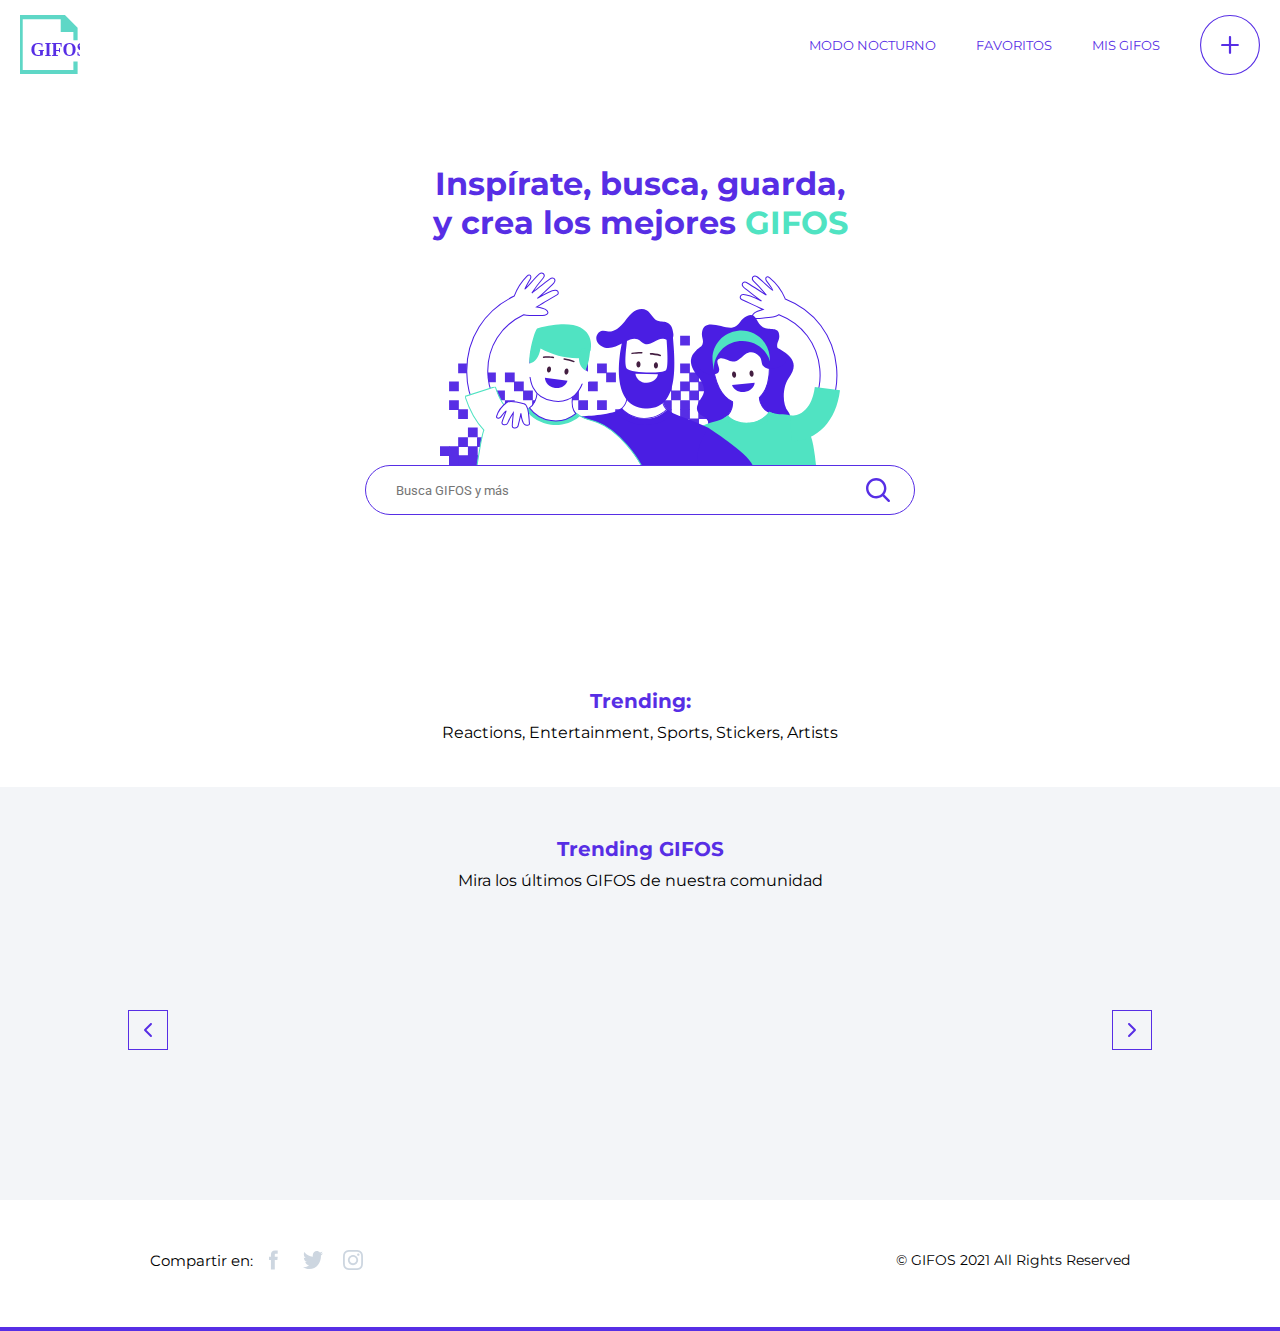
<file: index.html>
<!DOCTYPE html>
<html lang="en">
<head>
    <meta charset="UTF-8">
    <meta http-equiv="X-UA-Compatible" content="IE=edge">
    <meta name="viewport" content="width=device-width, initial-scale=1.0">
    <link rel="preconnect" href="https://fonts.gstatic.com">
    <link rel="preconnect" href="https://fonts.gstatic.com">
    <link href="https://fonts.googleapis.com/css2?family=Montserrat:wght@700&family=Roboto&display=swap" rel="stylesheet">
    <link href="https://fonts.googleapis.com/css2?family=Montserrat:wght@500&display=swap" rel="stylesheet">
    <link rel="stylesheet" href="css/styles.min.css">
    <title>GIFOS</title>
</head>
<body id="body">
    
    <hr>
    <nav id="nav-mobile">

        <a href="./index.html" class="logo-noc" id="logo-nav-mobile"></a>
        <img src="./assets/burger.svg" class="burger-nav" id="burger-nav"></img>

    </nav>

    <ul class="menu" id="menu">

        <li><a class="tapa-a" id="a-modonocturno" href="#">Modo Nocturno</a><hr></li>
        <li><a class="tapa-a" href="/favoritos.html">Favoritos</a><hr></li>
        <li><a class="tapa-a" href="/misgifos.html">Mis Gifos</a><hr></li>

    </ul>

    <nav id="nav-desktop">
        
            <a id="logo-nav-desktop" href="./index.html" class="inicio-nav">
                <div class="divlogo" id="divlogo"></div>
            </a>
        

        <div class="bar">
            <a class="a-nav" id="modo-nocturno" href="#">MODO NOCTURNO</a>
            <a class="a-nav" href="./favoritos.html">FAVORITOS</a>
            <a class="a-nav" href="./misgifos.html">MIS GIFOS</a>
            <a href="./creargifo.html"><div id="btn-crear"></div></a>

            
            
        </div>

    </nav>


    <section class="index-main">

        <h1 id="titulo">Inspírate, busca, guarda, y crea los mejores <span>GIFOS</span></h1>
        <img class="ilustracion-header" src="./assets/ilustra_header.svg" alt="Ilustración GIFOS">
        <div class="buscador">
            <input class="search" type="text" id="search" placeholder="Busca GIFOS y más" >
            <div class="lupa" id="lupa"></div>
            
        </div>
        
        <h2 class="palabra-buscada" id="palabra-buscada"></h2>

        <div id="sugerencias" class="sugerencias-anim">
        
        </div>

        <h3 id="h3-busqueda"></h3>
        <div class="img-search-container" id="img-search-container"></div>
        <div id="sinresultados"></div>
        <button id="boton-vermas" class="boton-vermas">VER MÁS</button>
    
        <h3>Trending:</h3>
        <p>Reactions, Entertainment, Sports, Stickers, Artists</p>

    </section>

    

    <section class="trending" id="trending">

        <h3>Trending GIFOS</h3>
        <p>Mira los últimos<br class="br-trending"> GIFOS de nuestra comunidad</p>
        
            <div class="gif-padre">
                <img src="./assets/button-slider-left.svg" alt="Atrás" id="btn-atras" class="btnpasargif">
                <div class="frena-botones">
                    <div class="gif-container" id="gifo1"></div>
                    
                </div>
                <img src="./assets/Button-Slider-right.svg" alt="Adelante" id="btn-adelante" class="btnpasargif">
            </div>

    </section>

    <footer>
        <div class="compartir">
            <p>Compartir en: </p>
            <div class="redes">
                <a id="facebook" href="#"><div></div></a>
                <a id="twitter" href="#"><div></div></a>
                <a id="instagram" href="#"><div></div></a>
            </div>
        </div>
        <p class="copy">© GIFOS 2021 All Rights Reserved</p>
    </footer>
    
    <hr>

    <script src="./js/index.js"></script>

</body>
</html>






<!-- 
<section class="trending" id="trending">

    

    

    <div class="containergifs">
        
        <img src="./assets/button-slider-left.svg" alt="Atrás" id="btn-atras" class="btnpasargif">
            
            
            
        <div class="container-gifs-fetch">
            <div class="gif-container" id="gifo1"></div>
        </div>

        <img src="./assets/Button-Slider-right.svg" alt="Adelante" id="btn-adelante">
    </div>
</section> -->
</file>
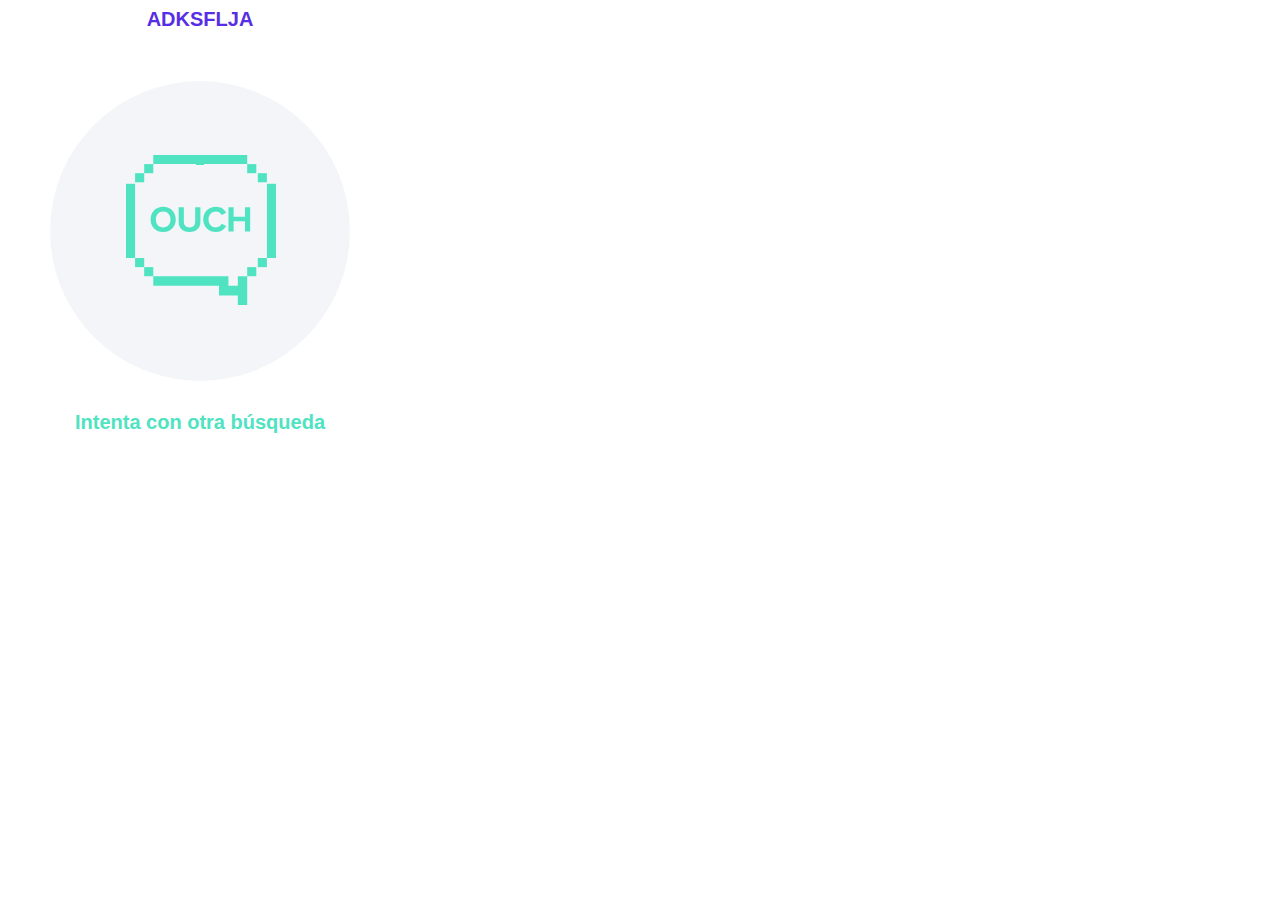
<file: asd.html>
<!DOCTYPE html>
<html lang="en">
<head>
    <meta charset="UTF-8">
    <meta http-equiv="X-UA-Compatible" content="IE=edge">
    <meta name="viewport" content="width=device-width, initial-scale=1.0">
    <link rel="stylesheet" href="css/styles.min.css">
    <title>Document</title>
</head>
<body>
    

    <div class="sinresultados">

        <h2 class="sinrh2">ADKSFLJA</h3>
        <img class="logosinresultados" src="./assets//icon-busqueda-sin-resultado.svg" alt="Sin resultados">
        <h3 class="sinrh3">Intenta con otra búsqueda</h5>

    </div>
    
</body>
</html>
</file>
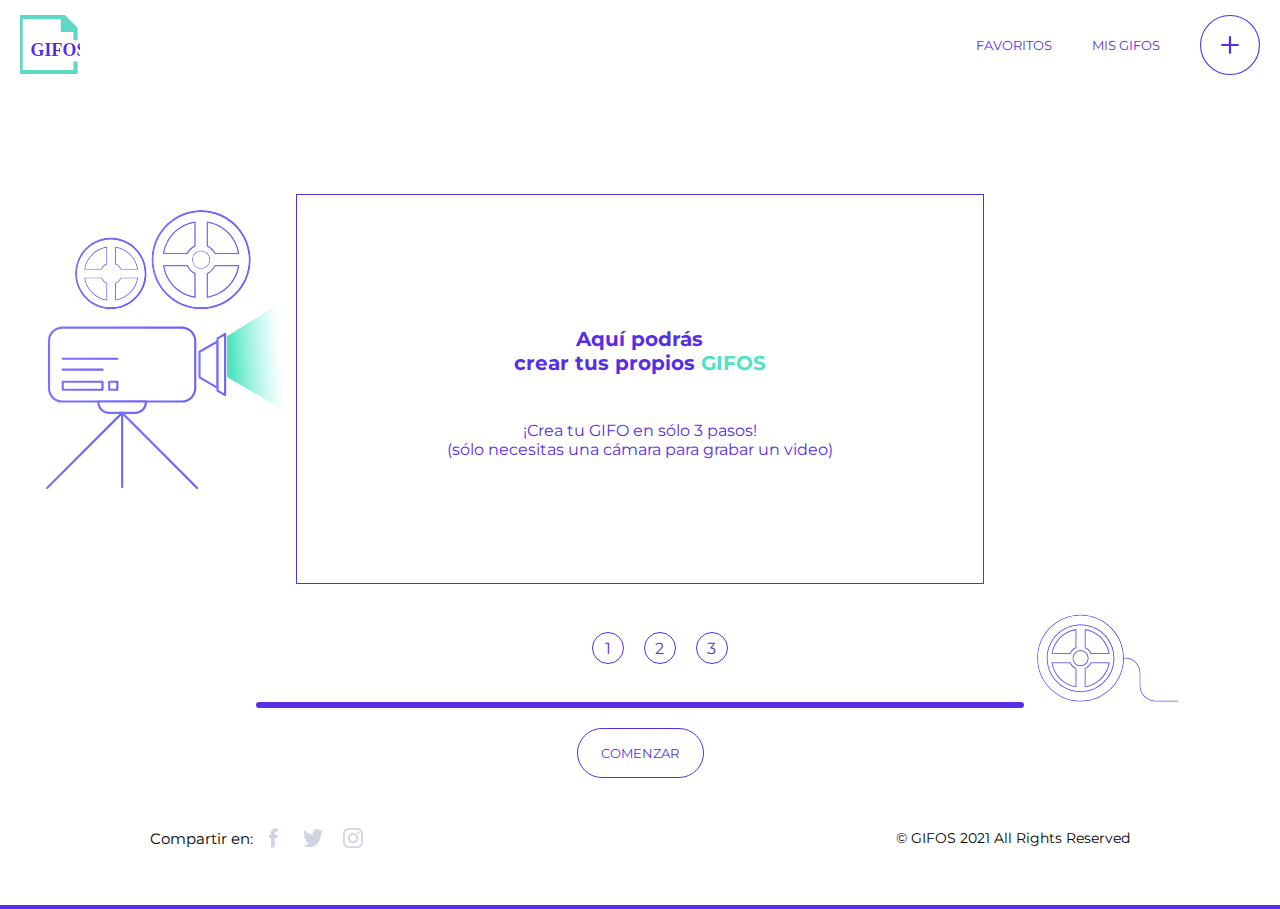
<file: creargifo.html>
<!DOCTYPE html>
<html lang="en">
<head>
    <meta charset="UTF-8">
    <meta http-equiv="X-UA-Compatible" content="IE=edge">
    <meta name="viewport" content="width=device-width, initial-scale=1.0">
    <link rel="preconnect" href="https://fonts.gstatic.com">
    <link rel="preconnect" href="https://fonts.gstatic.com">
    <link href="https://fonts.googleapis.com/css2?family=Montserrat:wght@700&family=Roboto&display=swap" rel="stylesheet">
    <link href="https://fonts.googleapis.com/css2?family=Montserrat:wght@500&display=swap" rel="stylesheet">
    <link rel="stylesheet" href="css/styles.min.css">
    <title>GIFOS</title>
</head>
<body id="body">
    
    <hr>
    <nav id="nav-mobile">

        <a href="./index.html" class="logo-noc" id="logo-nav-mobile"></a>
        <input type="checkbox" id="burger-nav">
        <label for="burger-nav" class="burger-nav" id="burger-navv"></label>
        

    </nav>

    <nav id="nav-desktop">
        
            <a id="logo-nav-desktop" href="./index.html" class="inicio-nav">
                <div class="divlogo" id="divlogo"></div>
            </a>
        

        <div class="bar">
            
            <a class="a-nav" href="./favoritos.html">FAVORITOS</a>
            <a class="a-nav" href="./misgifos.html">MIS GIFOS</a>
            <a href="./creargifo.html"><div id="btn-crear"></div></a>

            
            
        </div>

    </nav>

    <div class="tapa" id="tapa">
        <a class="tapa-a" href="#">Modo Nocturno</a><hr>
        <a class="tapa-a" href="./favoritos.html">Favoritos</a><hr>
        <a class="tapa-a" href="./misgifos.html">Mis Gifos</a><hr>
    </div>

    <section class="creargifo-container">

        <div class="crear-gifo">

            <div class="camara-animation">
                <div class="cintas-camara">
                    <img id="cinta1" src="./assets/element_cinta1.svg" alt="">
                    <img id="cinta2" src="./assets/element_cinta2.svg" alt="">
                </div>
                <div class="camara">
                    <img src="./assets/element-camara.svg" alt="">
                    <img id="luz-camara" src="./assets/element-luz-camara.svg" alt="">
                </div>
            </div>

            <div class="escenario">

                <h2>Aquí podrás<br>crear tus propios <span class="color2">GIFOS</span></h2>
                <p>¡Crea tu GIFO en sólo 3 pasos!<br>(sólo necesitas una cámara para grabar un video)</p>

            </div>

        </div>

        <div class="btn-img">
            <div class="botones-crear">
                <div class="botones-escenario">1</div>
                <div class="botones-escenario">2</div>
                <div class="botones-escenario">3</div>
            </div>

            <img src="./assets/pelicula.svg" alt="Imagen película">
        </div>

        <hr>

        <button id="boton-comenzar">COMENZAR</button>

    </section>


    <footer>
        <div class="compartir">
            <p>Compartir en: </p>
            <div class="redes">
                <a id="facebook" href="#"><div></div></a>
                <a id="twitter" href="#"><div></div></a>
                <a id="instagram" href="#"><div></div></a>
            </div>
        </div>
        <p class="copy">© GIFOS 2021 All Rights Reserved</p>
    </footer>
    
    <hr>
    <script src="./js/creargifo.js"></script>
</body>
</html>
</file>
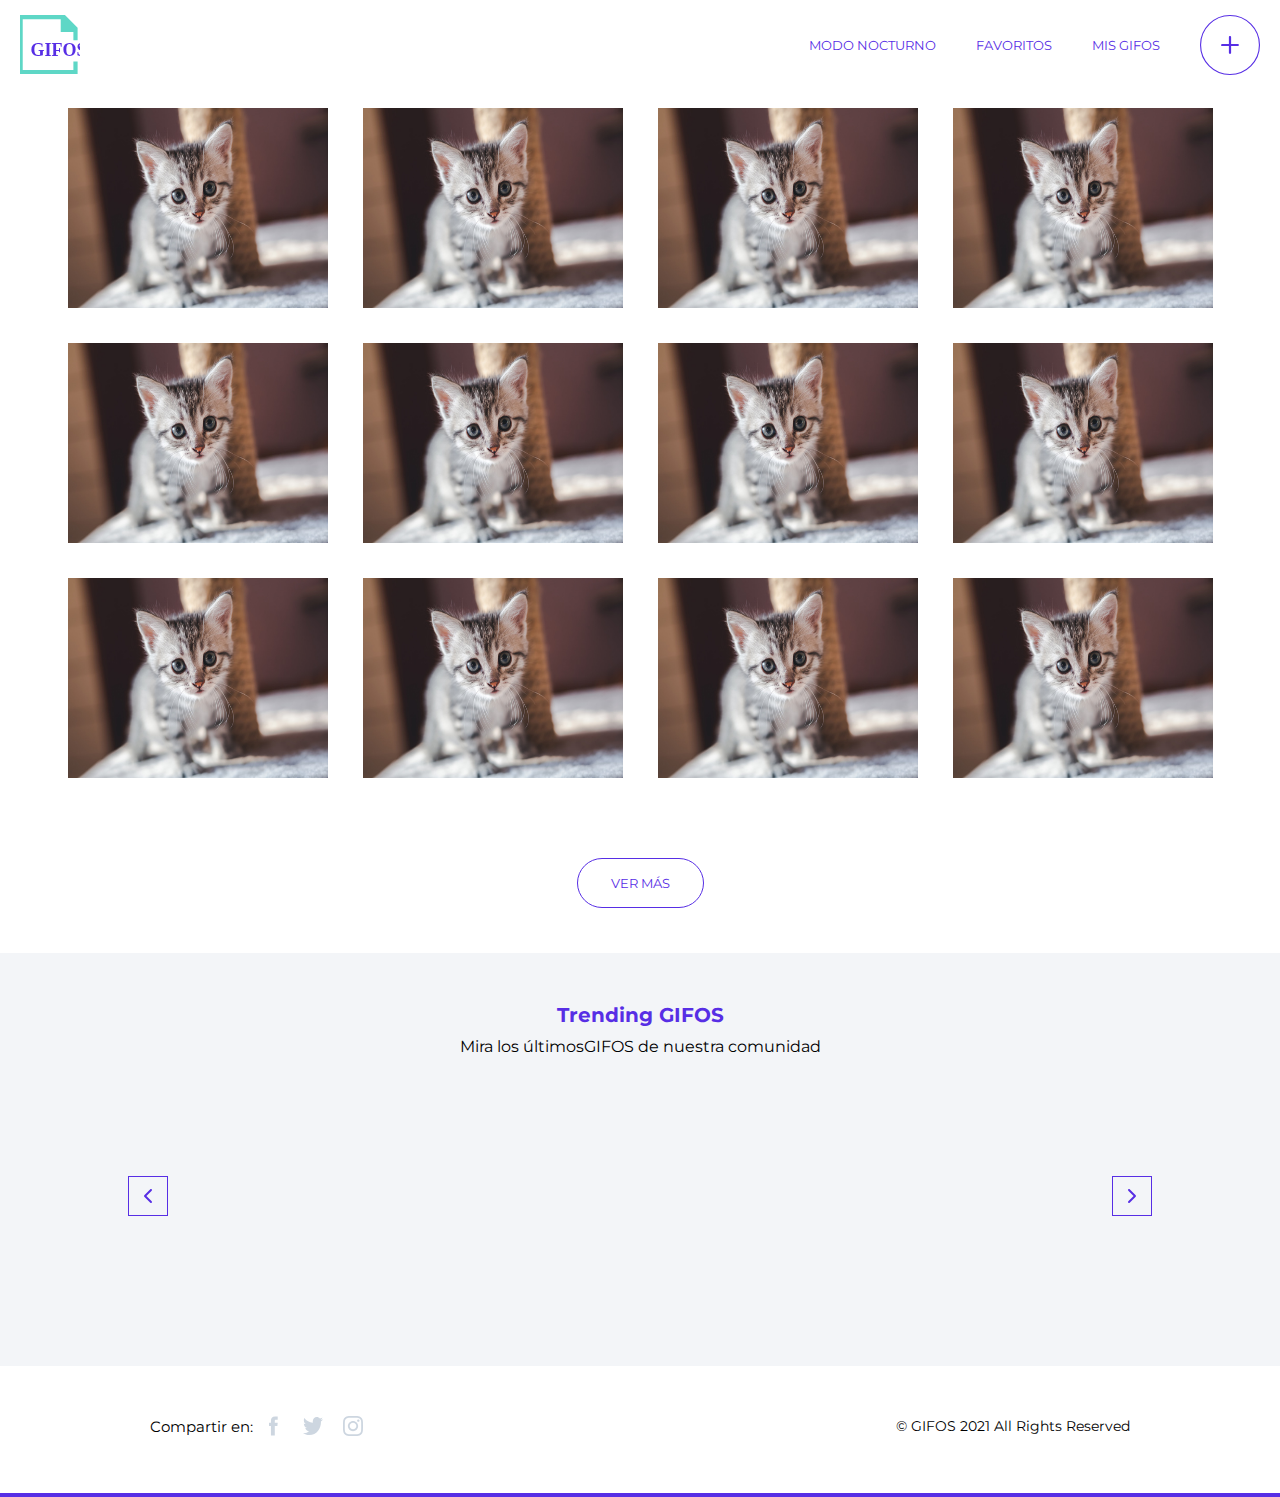
<file: favoritos.html>
<!DOCTYPE html>
<html lang="en">
<head>
    <meta charset="UTF-8">
    <meta http-equiv="X-UA-Compatible" content="IE=edge">
    <meta name="viewport" content="width=device-width, initial-scale=1.0">
    <link rel="preconnect" href="https://fonts.gstatic.com">
    <link rel="preconnect" href="https://fonts.gstatic.com">
    <link href="https://fonts.googleapis.com/css2?family=Montserrat:wght@700&family=Roboto&display=swap" rel="stylesheet">
    <link href="https://fonts.googleapis.com/css2?family=Montserrat:wght@500&display=swap" rel="stylesheet">
    <link rel="stylesheet" href="css/styles.min.css">
    <title>GIFOS</title>
</head>
<body id="body">

    <hr>
    <nav id="nav-mobile">

        <a href="./index.html" class="logo-noc" id="logo-nav-mobile"></a>
        <img src="./assets/burger.svg" class="burger-nav" id="burger-nav"></img>

    </nav>

    <ul class="menu" id="menu">

        <li><a class="tapa-a" id="a-modonocturno" href="#">Modo Nocturno</a><hr></li>
        <li><a class="tapa-a" href="/favoritos.html">Favoritos</a><hr></li>
        <li><a class="tapa-a" href="/misgifos.html">Mis Gifos</a><hr></li>

    </ul>

    <nav id="nav-desktop">
        
            <a id="logo-nav-desktop" href="./index.html" class="inicio-nav">
                <div class="divlogo" id="divlogo"></div>
            </a>
        

        <div class="bar">
            <a class="a-nav" id="modo-nocturno" href="#">MODO NOCTURNO</a>
            <a class="a-nav" href="./favoritos.html">FAVORITOS</a>
            <a class="a-nav" href="./misgifos.html">MIS GIFOS</a>
            <a href="./creargifo.html"><div id="btn-crear"></div></a>

            
            
        </div>

    </nav>


    <section class="favoritos-main">

        <img src="./assets/icon-favoritos.svg" alt="Favoritos">
        <h2 id="texto-favoritos">Favoritos</h2>
        <div class="favoritos-container">
            <img src="./assets/backkkkkkk.jpg" alt="GIFO" class="favoritos-gif">
            <img src="./assets/backkkkkkk.jpg" alt="GIFO" class="favoritos-gif">
            <img src="./assets/backkkkkkk.jpg" alt="GIFO" class="favoritos-gif">
            <img src="./assets/backkkkkkk.jpg" alt="GIFO" class="favoritos-gif">
            <img src="./assets/backkkkkkk.jpg" alt="GIFO" class="favoritos-gif">
            <img src="./assets/backkkkkkk.jpg" alt="GIFO" class="favoritos-gif">
            <img src="./assets/backkkkkkk.jpg" alt="GIFO" class="favoritos-gif">
            <img src="./assets/backkkkkkk.jpg" alt="GIFO" class="favoritos-gif">
            <img src="./assets/backkkkkkk.jpg" alt="GIFO" class="favoritos-gif">
            <img src="./assets/backkkkkkk.jpg" alt="GIFO" class="favoritos-gif">
            <img src="./assets/backkkkkkk.jpg" alt="GIFO" class="favoritos-gif">
            <img src="./assets/backkkkkkk.jpg" alt="GIFO" class="favoritos-gif">
        </div>

        <button id="vermas-favoritos">VER MÁS</button>

    </section>

    <section class="trending" id="trending">

        <h3>Trending GIFOS</h3>
        <p>Mira los últimos<br class="br-trending">GIFOS de nuestra comunidad</p>
        
            <div class="gif-padre">
                <img src="./assets/button-slider-left.svg" alt="Atrás" id="btn-atras" class="btnpasargif">
                <div class="frena-botones">
                    <div class="gif-container" id="gifo1"></div>
                </div>
                <img src="./assets/Button-Slider-right.svg" alt="Adelante" id="btn-adelante" class="btnpasargif">
            </div>

    </section>

    <footer>
        <div class="compartir">
            <p>Compartir en: </p>
            <div class="redes">
                <a id="facebook" href="#"><div></div></a>
                <a id="twitter" href="#"><div></div></a>
                <a id="instagram" href="#"><div></div></a>
            </div>
        </div>
        <p class="copy">© GIFOS 2021 All Rights Reserved</p>
    </footer>
    
    <hr>

    <script src="./js/favoritos.js"></script>
    
</body>
</html>
</file>
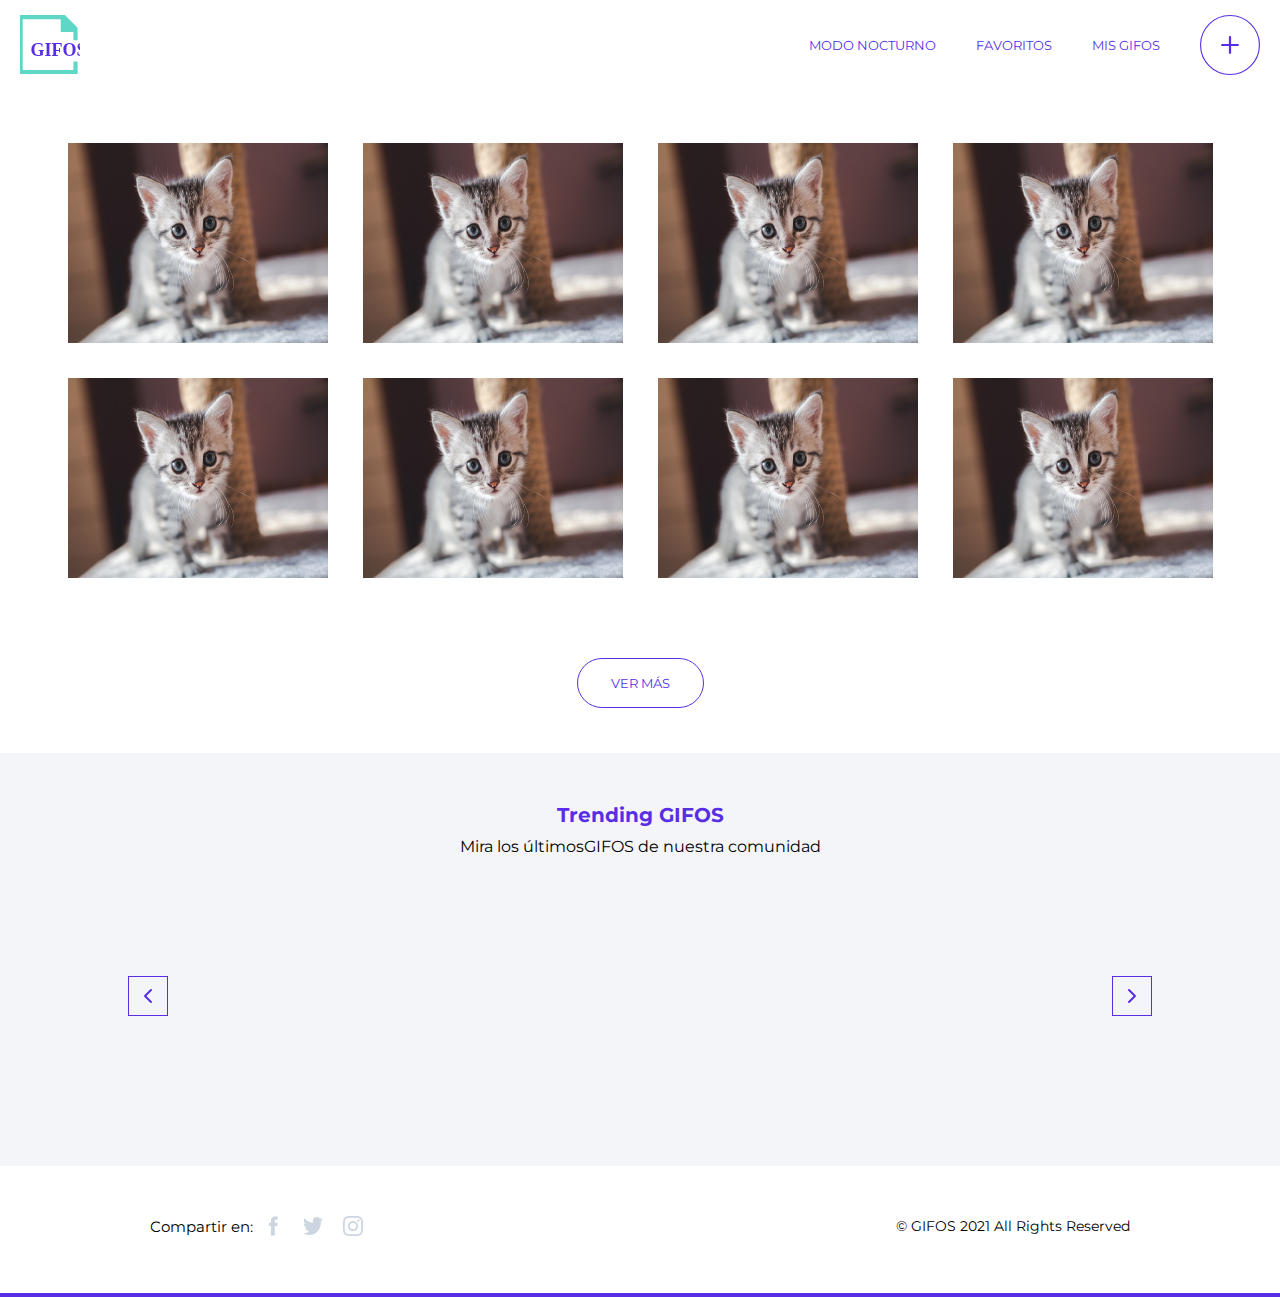
<file: misgifos.html>
<!DOCTYPE html>
<html lang="en">
<head>
    <meta charset="UTF-8">
    <meta http-equiv="X-UA-Compatible" content="IE=edge">
    <meta name="viewport" content="width=device-width, initial-scale=1.0">
    <link rel="preconnect" href="https://fonts.gstatic.com">
    <link rel="preconnect" href="https://fonts.gstatic.com">
    <link href="https://fonts.googleapis.com/css2?family=Montserrat:wght@700&family=Roboto&display=swap" rel="stylesheet">
    <link href="https://fonts.googleapis.com/css2?family=Montserrat:wght@500&display=swap" rel="stylesheet">
    <link rel="stylesheet" href="css/styles.min.css">
    <title>GIFOS</title>
</head>
<body id="body">
    
    <hr>
    <nav id="nav-mobile">

        <a href="./index.html" class="logo-noc" id="logo-nav-mobile"></a>
        <img src="./assets/burger.svg" class="burger-nav" id="burger-nav"></img>

    </nav>

    <ul class="menu" id="menu">

        <li><a class="tapa-a" id="a-modonocturno" href="#">Modo Nocturno</a><hr></li>
        <li><a class="tapa-a" href="/favoritos.html">Favoritos</a><hr></li>
        <li><a class="tapa-a" href="/misgifos.html">Mis Gifos</a><hr></li>

    </ul>

    <nav id="nav-desktop">
        
            <a id="logo-nav-desktop" href="./index.html" class="inicio-nav">
                <div class="divlogo" id="divlogo"></div>
            </a>
        

        <div class="bar">
            <a class="a-nav" id="modo-nocturno" href="#">MODO NOCTURNO</a>
            <a class="a-nav" href="./favoritos.html">FAVORITOS</a>
            <a class="a-nav" href="./misgifos.html">MIS GIFOS</a>
            <a href="./creargifo.html"><div id="btn-crear"></div></a>

            
            
        </div>

    </nav>

    <section class="favoritos-main">

        <img src="./assets/icon-favoritos.svg" alt="Mis Gifos">
        <h2 id="mis-gifos-texto">Mis GIFOS</h2>
        <div class="gifos-container">
            <img src="./assets/backkkkkkk.jpg" alt="GIFO" class="favoritos-gif">
            <img src="./assets/backkkkkkk.jpg" alt="GIFO" class="favoritos-gif">
            <img src="./assets/backkkkkkk.jpg" alt="GIFO" class="favoritos-gif">
            <img src="./assets/backkkkkkk.jpg" alt="GIFO" class="favoritos-gif">
            <img src="./assets/backkkkkkk.jpg" alt="GIFO" class="favoritos-gif">
            <img src="./assets/backkkkkkk.jpg" alt="GIFO" class="favoritos-gif">
            <img src="./assets/backkkkkkk.jpg" alt="GIFO" class="favoritos-gif">
            <img src="./assets/backkkkkkk.jpg" alt="GIFO" class="favoritos-gif">
        </div>

        <button id="vermas-favoritos">VER MÁS</button>

    </section>

    <section class="trending" id="trending">

        <h3>Trending GIFOS</h3>
        <p>Mira los últimos<br class="br-trending">GIFOS de nuestra comunidad</p>
        
            <div class="gif-padre">
                <img src="./assets/button-slider-left.svg" alt="Atrás" id="btn-atras" class="btnpasargif">
                <div class="frena-botones">
                    <div class="gif-container" id="gifo1"></div>
                </div>
                <img src="./assets/Button-Slider-right.svg" alt="Adelante" id="btn-adelante" class="btnpasargif">
            </div>

    </section>

    <footer>
        <div class="compartir">
            <p>Compartir en: </p>
            <div class="redes">
                <a id="facebook" href="#"><div></div></a>
                <a id="twitter" href="#"><div></div></a>
                <a id="instagram" href="#"><div></div></a>
            </div>
        </div>
        <p class="copy">© GIFOS 2021 All Rights Reserved</p>
    </footer>
    
    <hr>
    

    <script src="./js/misgifos.js"></script>

</body>
</html>
</file>
<file: css/styles.min.css>
* {
  margin: 0;
  padding: 0;
  box-sizing: border-box;
  font-family: "Montserrat", sans-serif;
}

.boton-vermas {
  width: 127px;
  height: 50px;
  margin-top: 50px;
  background-color: white;
  color: #572EE5;
  border-radius: 50px;
  border: 1px solid #572EE5;
  cursor: pointer;
  outline: none;
  display: none;
}

body {
  transition: all 1s;
}

.gifo-hover {
  width: 300px;
  height: 250px;
  background-color: #572EE5;
  opacity: 0;
  margin-top: -254px;
  position: absolute;
  margin-left: 10px;
}

.gifo-hover:hover {
  opacity: 0.7;
}

.imghover {
  width: 300px;
  height: 250px;
}

.desc {
  margin-top: 120px;
  margin-left: 20px;
  opacity: 1;
  color: white;
  margin-bottom: 0;
}

.desc p {
  margin: 10px;
  color: white;
  margin-bottom: 0;
}

.iconos {
  margin-left: 180px;
  margin-top: 10px;
}

.gifossearch {
  border: 1px solid black;
  width: 200px;
  height: 200px;
  background-color: #572EE5;
  position: absolute;
  margin-top: -204px;
  opacity: 0;
}

.gifossearch:hover {
  opacity: 0.7;
}

.iconossearch {
  margin-top: 15px;
  margin-left: 60px;
}

.descsearch {
  color: white;
  margin-top: 60px;
  text-align: left;
  margin-left: 15px;
  width: 80%;
}

.sinresultados {
  width: 400px;
  display: flex;
  flex-direction: column;
  align-items: center;
  justify-content: center;
  margin-bottom: 100px;
}

.sinrh3 {
  color: #50E3C2;
  margin-top: 30px;
}

.sinrh2 {
  margin-bottom: 50px;
}

.logosinresultados {
  width: 300px;
}

nav {
  display: flex;
  width: 100%;
  justify-content: space-between;
  align-items: center;
  height: 95px;
  position: fixed;
  top: 0;
  z-index: 3;
  background-color: white;
  transition: all 1s;
}

#nav-desktop a:hover {
  font-weight: bold;
  padding-bottom: 13px;
  text-decoration: underline 3px solid #50E3C2;
  transition: all 0.2s ease-in-out;
}

.sticky {
  /* height: 90px; */
  box-shadow: 0 2px 6px 1px rgba(156, 175, 195, 0.55);
}

.logo-noc {
  background-image: url("/assets/logo-mobile.svg");
  background-size: contain;
  background-repeat: no-repeat;
  background-position: center;
}

#nav-desktop {
  display: none;
}

hr {
  border: 2px solid #572EE5;
  width: 100%;
}

#logo-nav-mobile {
  margin-left: 20px;
  width: 60px;
  height: 60px;
}

.burger-nav {
  margin-right: 40px;
  width: 20px;
  height: 20px;
}

.close-mobile {
  background-image: url("/assets/close.svg");
}

.index-main {
  margin: 0 auto;
  display: flex;
  flex-direction: column;
  justify-content: center;
  align-items: center;
  text-align: center;
  margin-top: 160px;
}

h1 {
  color: #572EE5;
  width: 80%;
  text-align: center;
  margin: 0 auto;
  max-width: 400px;
}

.lupa {
  width: 24px;
  height: 24px;
  background-image: url("/assets/icon-search.svg");
  background-size: cover;
  background-position: center;
  background-repeat: no-repeat;
  position: absolute;
  margin-right: 25px;
  z-index: 0;
  cursor: pointer;
  transition: all 1s;
}

h1 span {
  color: #50E3C2;
}

.ilustracion-header {
  width: 80%;
  margin-top: 30px;
  max-width: 400px;
}

input {
  width: 100%;
  height: 50px;
  border: 1px solid #572EE5;
  border-radius: 50px;
  padding-left: 30px;
  font-family: 'Roboto', sans-serif;
  outline: none;
  color: black;
  transition: all 1s;
}

.buscador {
  margin-bottom: 30px;
  max-width: 550px;
  width: 80%;
  display: flex;
  justify-content: flex-end;
  align-items: center;
}

.h3-trending {
  color: #572EE5;
}

.p-trending {
  color: #572EE5;
  text-align: center;
  font-family: 'Montserrat-Medium', sans-serif;
  line-height: 25px;
  width: 70%;
}

.li-busqueda-open {
  color: lightslategray;
  list-style: none;
  padding-top: 12px;
}

.trending {
  display: flex;
  flex-direction: column;
  justify-content: center;
  align-items: center;
  margin-top: 45px;
  background-color: #F3F5F8;
  text-align: center;
  height: 100%;
  padding: 30px 0;
}

h3 {
  color: #572EE5;
  font-size: 20px;
  margin-bottom: 10px;
  margin-top: 20px;
}

.trending p {
  font-family: 'Roboto' sans-serif;
  margin-bottom: 0;
}

.gifos {
  margin: 0 10px;
  width: 300px;
  height: 250px;
  cursor: pointer;
}

.gif-container {
  display: flex;
  align-items: center;
  justify-content: start;
  height: 280px;
}

.sugerencias-anim {
  width: 80%;
  max-height: 155px;
  overflow: hidden;
  display: none;
  background-color: white;
  border: 1px solid #572EE5;
  border-radius: 20px;
  text-align: left;
  margin-top: -80px;
}

.animacion-sugerencias {
  animation: appear 0.5s linear;
  animation-timing-function: ease-in;
}

@keyframes appear {
  0% {
    opacity: 0;
    transform: translateY(-80px);
  }
  100% {
    opacity: 1;
    transform: translateY(0px);
  }
}

.sugerencias-on {
  display: inline;
  height: 155px;
}

#sugerencias p {
  padding-left: 20px;
  display: flex;
  align-items: center;
  font-family: 'Roboto', sans-serif;
  cursor: pointer;
}

.p-busqueda-open::before {
  content: url("/assets/icon-search.svg");
  display: inline-block;
  margin-right: 20px;
  transform: scale(0.8);
}

/* .img-search-container{
    
    display: grid;
    grid-template-columns: repeat(4, 1fr);
    grid-template-rows: repeat(3, 4fr);
    gap: 20px;
    
} */
.img-search-container {
  gap: 10px;
  display: grid;
  grid-template-columns: repeat(2, 1fr);
  grid-template-rows: repeat(6, 1fr);
}

.btnpasargif {
  display: none;
}

.gif-padre {
  width: 100%;
  overflow-x: scroll;
  /* margin: 0 10px; */
  display: flex;
  justify-content: center;
}

.frena-botones {
  width: 100%;
  display: flex;
}

.gif {
  width: 140px;
  height: 140px;
}

footer {
  display: flex;
  flex-direction: column;
  justify-content: center;
  align-items: center;
  margin-bottom: 27px;
  margin-top: 0;
  padding-top: 50px;
}

footer .compartir p {
  font-size: 15px;
  font-family: 'Roboto-Regular' sans-serif;
}

footer .compartir {
  display: flex;
  flex-direction: column;
  align-items: center;
  justify-content: center;
}

footer .redes {
  display: flex;
  margin-top: 20px;
  margin-bottom: 46px;
}

footer .copy {
  font-size: 14px;
  font-family: 'Roboto-Regular' sans-serif;
}

#facebook {
  width: 20px;
  height: 20px;
  background-image: url("/assets/icon_facebook.svg");
  background-repeat: no-repeat;
  background-size: contain;
  background-position: center;
  margin: 0 10px;
}

#instagram {
  width: 20px;
  height: 20px;
  background-image: url("/assets/icon_instagram.svg");
  background-repeat: no-repeat;
  background-size: contain;
  background-position: center;
  margin: 0 10px;
}

#twitter {
  width: 20px;
  height: 20px;
  background-image: url("/assets/icon-twitter.svg");
  background-repeat: no-repeat;
  background-size: contain;
  background-position: center;
  margin: 0 10px;
}

.favoritos-main {
  margin-top: 5px;
  width: 100%;
  display: flex;
  flex-direction: column;
  align-items: center;
  justify-self: center;
  text-align: center;
}

h2 {
  font-size: 20px;
  color: #572EE5;
  margin-bottom: 46px;
  margin-top: 8px;
}

.favoritos-container {
  display: grid;
  grid-template-columns: repeat(2, 1fr);
  grid-template-rows: repeat(6, 1fr);
  gap: 25px 10px;
}

.favoritos-gif {
  width: 140px;
  height: 110px;
  cursor: pointer;
}

#vermas-favoritos {
  width: 127px;
  height: 50px;
  background-color: white;
  color: #572EE5;
  border-radius: 50px;
  border: 1px solid #572EE5;
  cursor: pointer;
  outline: none;
  margin-top: 80px;
}

.gifos-container {
  display: grid;
  grid-template-columns: repeat(2, 1fr);
  grid-template-rows: repeat(4, 1fr);
  gap: 25px 10px;
}

.alindex {
  width: 60px;
  height: 60px;
}

@media (min-width: 769px) {
  #nav-desktop {
    display: flex;
    height: 90px;
    width: 100%;
    align-items: center;
    padding-left: 20px;
  }
  #nav-mobile {
    display: none;
  }
  .tapa {
    display: none;
  }
  .divlogo {
    background-image: url("/assets/logo-desktop.svg");
    background-position: center;
    background-repeat: no-repeat;
    background-size: cover;
    width: 60px;
    height: 60px;
    cursor: pointer;
  }
  .bar {
    display: flex;
    align-items: center;
    justify-content: flex-end;
    width: 100%;
    margin-right: 20px;
    min-width: 500px;
  }
  .a-nav {
    font-size: 13px;
    text-align: center;
    text-decoration: none;
    font-family: "Montserrat", sans-serif;
    color: #572EE5;
    margin: 0 20px;
  }
  #logo-nav-desktop {
    cursor: initial;
    width: 100%;
  }
  #btn-crear {
    margin-left: 20px;
    background-image: url("/assets/button-crear-gifo.svg");
    background-repeat: no-repeat;
    background-size: cover;
    background-position: center;
    width: 60px;
    height: 60px;
    cursor: pointer;
  }
  .index-main h1 {
    max-width: 430px;
  }
  .trending .gif-container {
    margin-left: 0;
  }
  .br-trending {
    display: none;
  }
  .trending {
    width: 100%;
  }
  footer {
    display: flex;
    flex-direction: row;
    justify-content: space-between;
    align-items: center;
    width: 100%;
    padding-bottom: 30px;
  }
  footer .compartir {
    display: flex;
    flex-direction: row;
    justify-content: center;
    align-items: center;
    margin-left: 150px;
  }
  footer .redes {
    margin: 0;
  }
  .copy {
    margin-right: 150px;
  }
  .favoritos-main {
    width: 100%;
    display: flex;
    flex-direction: column;
    align-items: center;
  }
  .favoritos-container {
    display: grid;
    grid-template-columns: repeat(4, 1fr);
    grid-template-rows: repeat(3, 1fr);
    gap: 35px 35px;
  }
  .favoritos-gif {
    width: 260px;
    height: 200px;
  }
  #icon-mis-gifos {
    margin-bottom: 8px;
  }
  .gifos-container {
    display: grid;
    margin-top: 35px;
    grid-template-columns: 1fr 1fr 1fr 1fr;
    grid-template-rows: 1fr 1fr;
    gap: 35px 35px;
  }
  .mostrar-tapa {
    display: none;
  }
  .sugerencias-anim {
    width: 80%;
    max-width: 550px;
    margin-top: -80px;
  }
  .container-gifs-btns {
    display: flex;
  }
  .container-gifs-btns img {
    margin: 0 20px;
  }
  .containergifs {
    width: 80%;
    display: flex;
  }
  .container-gifs-fetch {
    width: 100%;
    display: flex;
    justify-content: center;
  }
  .btnpasargif {
    display: inline-block;
  }
  .gif-padre {
    width: 80%;
    overflow-x: hidden;
    display: flex;
    justify-content: center;
  }
  .frena-botones {
    display: flex;
    justify-content: center;
  }
  .img-search-container {
    display: grid;
    grid-template-columns: repeat(4, 1fr);
    grid-template-rows: repeat(3, 4fr);
    gap: 20px;
  }
  /* .img-search-container{
    
        display: grid;
        grid-template-columns: repeat(2, 50%);
        grid-template-rows: repeat(6, 17%);
        
    } */
  .gifossearch {
    width: 200px;
    height: 200px;
  }
  .gif {
    width: 200px;
    height: 200px;
  }
}

.crear-gifo .camara-animation {
  display: flex;
  flex-direction: column;
  height: 200px;
  margin-left: -250px;
  margin-top: 10px;
}

.cintas-camara {
  position: absolute;
  top: 210px;
  left: 75px;
  width: 150%;
}

#luz-camara {
  padding-bottom: 100px;
  animation: proyectar 0.1s linear infinite;
  animation-timing-function: ease-in-out;
}

.camara {
  display: flex;
}

#cinta1 {
  animation: gira-atras 2s linear infinite;
}

#cinta2 {
  animation: gira-adelante 2s linear infinite;
}

@keyframes gira-atras {
  0% {
    transform: rotate(0deg);
  }
  100% {
    transform: rotate(-360deg);
  }
}

@keyframes gira-adelante {
  0% {
    transform: rotate(0deg);
  }
  100% {
    transform: rotate(360deg);
  }
}

@keyframes proyectar {
  0% {
    opacity: 0;
  }
  100% {
    opacity: 1;
  }
}

.creargifo-container {
  color: #572EE5;
  font-family: "Montserrat", sans-serif;
  display: flex;
  flex-direction: column;
  justify-content: center;
  align-items: center;
}

.crear-gifo {
  width: 100%;
  display: flex;
  justify-content: space-around;
  align-items: center;
  padding-top: 30px;
  padding-bottom: 30px;
  margin-top: 160px;
}

.btn-img {
  width: 70%;
  margin-left: 480px;
  display: flex;
  justify-content: space-around;
}

.escenario {
  display: flex;
  flex-direction: column;
  justify-content: center;
  align-items: center;
  color: #572EE5;
  font-family: "Montserrat", sans-serif;
  border: 1px solid #572EE5;
  width: 688px;
  height: 390px;
  text-align: center;
  margin-left: -600px;
}

.color2 {
  color: #50E3C2;
}

.botones-escenario {
  width: 32px;
  height: 32px;
  border: 1px solid #572EE5;
  border-radius: 50px;
  display: flex;
  justify-content: center;
  align-items: center;
  margin: 0 10px;
  cursor: pointer;
}

.creargifo-container hr {
  width: 60%;
  border: 3px solid #572EE5;
  margin: 0 auto;
  border-radius: 50px;
}

.botones-crear {
  display: flex;
  justify-content: center;
  align-items: center;
  margin-bottom: 20px;
}

#boton-comenzar {
  margin-top: 20px;
  width: 127px;
  height: 50px;
  background-color: white;
  color: #572EE5;
  font-family: "Montserrat", sans-serif;
  border-radius: 50px;
  border: 1px solid #572EE5;
  outline: none;
  cursor: pointer;
}

.menu {
  width: 100%;
  background-color: #572EE5;
  height: 100%;
  text-align: center;
  opacity: 0.9;
  display: none;
  position: absolute;
  top: 90px;
  z-index: 5;
}

.tapa-a {
  color: white;
  text-decoration: none;
  font-size: 1.3rem;
}

ul {
  padding-top: 55px;
}

.menu li {
  padding-bottom: 20px;
  display: flex;
  flex-direction: column;
  align-items: center;
}

#menu hr {
  width: 15%;
  border: 1px solid white;
  margin: 0 auto;
}

.mostrar-menu {
  display: flex;
  position: fixed;
  flex-direction: column;
  align-items: center;
}

.oscuro {
  background-color: #37383c;
}

.texto-nocturno {
  color: white;
}

.divlogo-nocturno {
  background-image: url("/assets/logo-modo-noc.svg");
}

.lupa-nocturno {
  background-image: url("/assets/icon-search-modo-noct.svg");
}

.buscador-nocturno {
  background-color: #37383c;
  color: white;
  border: 1px solid white;
}

.backmain {
  background-color: #222326;
}

.logo-nocturno {
  background-image: url("/assets/logo-mobile-modo-noct.svg");
  width: 60px;
  height: 60px;
  background-position: center;
  background-repeat: no-repeat;
  background-size: contain;
}

.close-mobile-nocturno {
  background-image: url("/assets/close-modo-noct.svg");
}

.burger-mobile-nocturno {
  background-image: url("/assets/burger-modo-noct.svg");
}

/* #222326 */
/*# sourceMappingURL=styles.min.css.map */
</file>
